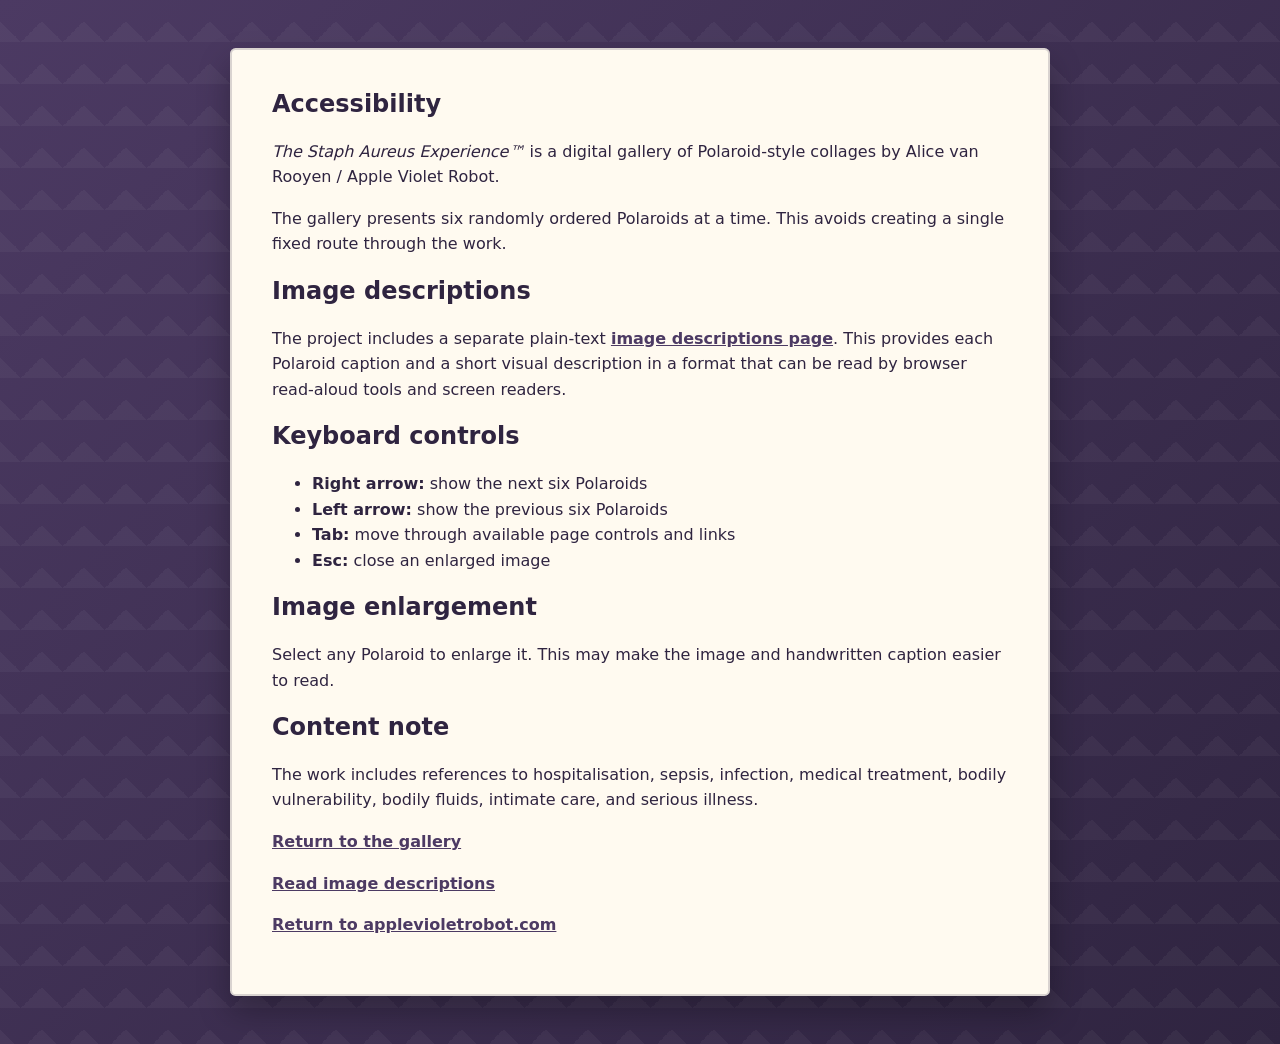
<file: accessibility.html>
<!DOCTYPE html>
<html lang="en">
<head>
    <meta charset="utf-8">
    <meta name="viewport" content="width=device-width, initial-scale=1">
    <title>Accessibility — The Staph Aureus Experience™</title>
    <link rel="stylesheet" href="style.css">
</head>

<body>
    <main class="accessibility-wrapper">
        <article class="accessibility-page">
            <h1>Accessibility</h1>

            <p>
                <em>The Staph Aureus Experience™</em> is a digital gallery of Polaroid-style collages by Alice van Rooyen / Apple Violet Robot.
            </p>

            <p>
                The gallery presents six randomly ordered Polaroids at a time. This avoids creating a single fixed route through the work.
            </p>

            <h2>Image descriptions</h2>

            <p>
                The project includes a separate plain-text <a href="descriptions.html">image descriptions page</a>. This provides each Polaroid caption and a short visual description in a format that can be read by browser read-aloud tools and screen readers.
            </p>

            <h2>Keyboard controls</h2>

            <ul>
                <li><strong>Right arrow:</strong> show the next six Polaroids</li>
                <li><strong>Left arrow:</strong> show the previous six Polaroids</li>
                <li><strong>Tab:</strong> move through available page controls and links</li>
                <li><strong>Esc:</strong> close an enlarged image</li>
            </ul>

            <h2>Image enlargement</h2>

            <p>
                Select any Polaroid to enlarge it. This may make the image and handwritten caption easier to read.
            </p>

            <h2>Content note</h2>

            <p>
                The work includes references to hospitalisation, sepsis, infection, medical treatment, bodily vulnerability, bodily fluids, intimate care, and serious illness.
            </p>

            <p>
                <a href="index.html">Return to the gallery</a>
            </p>

            <p>
                <a href="descriptions.html">Read image descriptions</a>
            </p>

            <p>
                <a href="https://applevioletrobot.com">Return to applevioletrobot.com</a>
            </p>
        </article>
    </main>
</body>
</html>
</file>
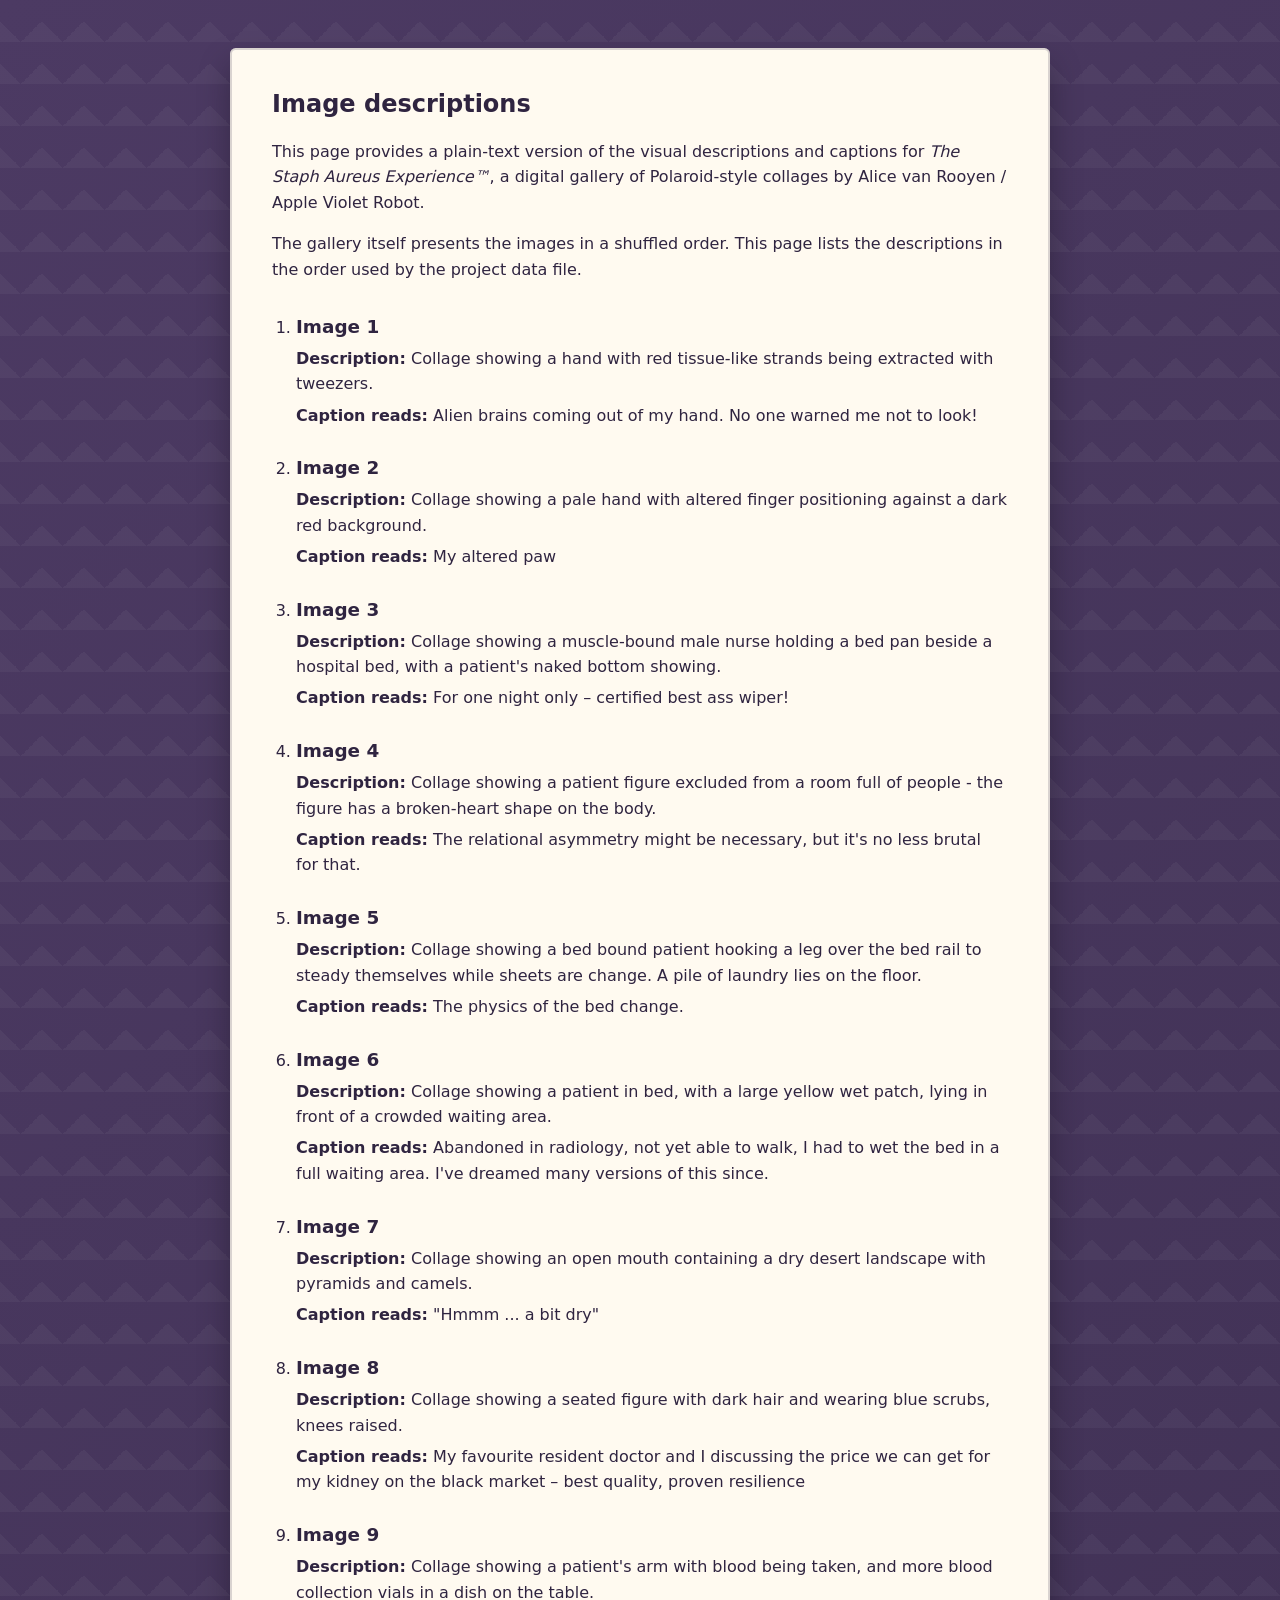
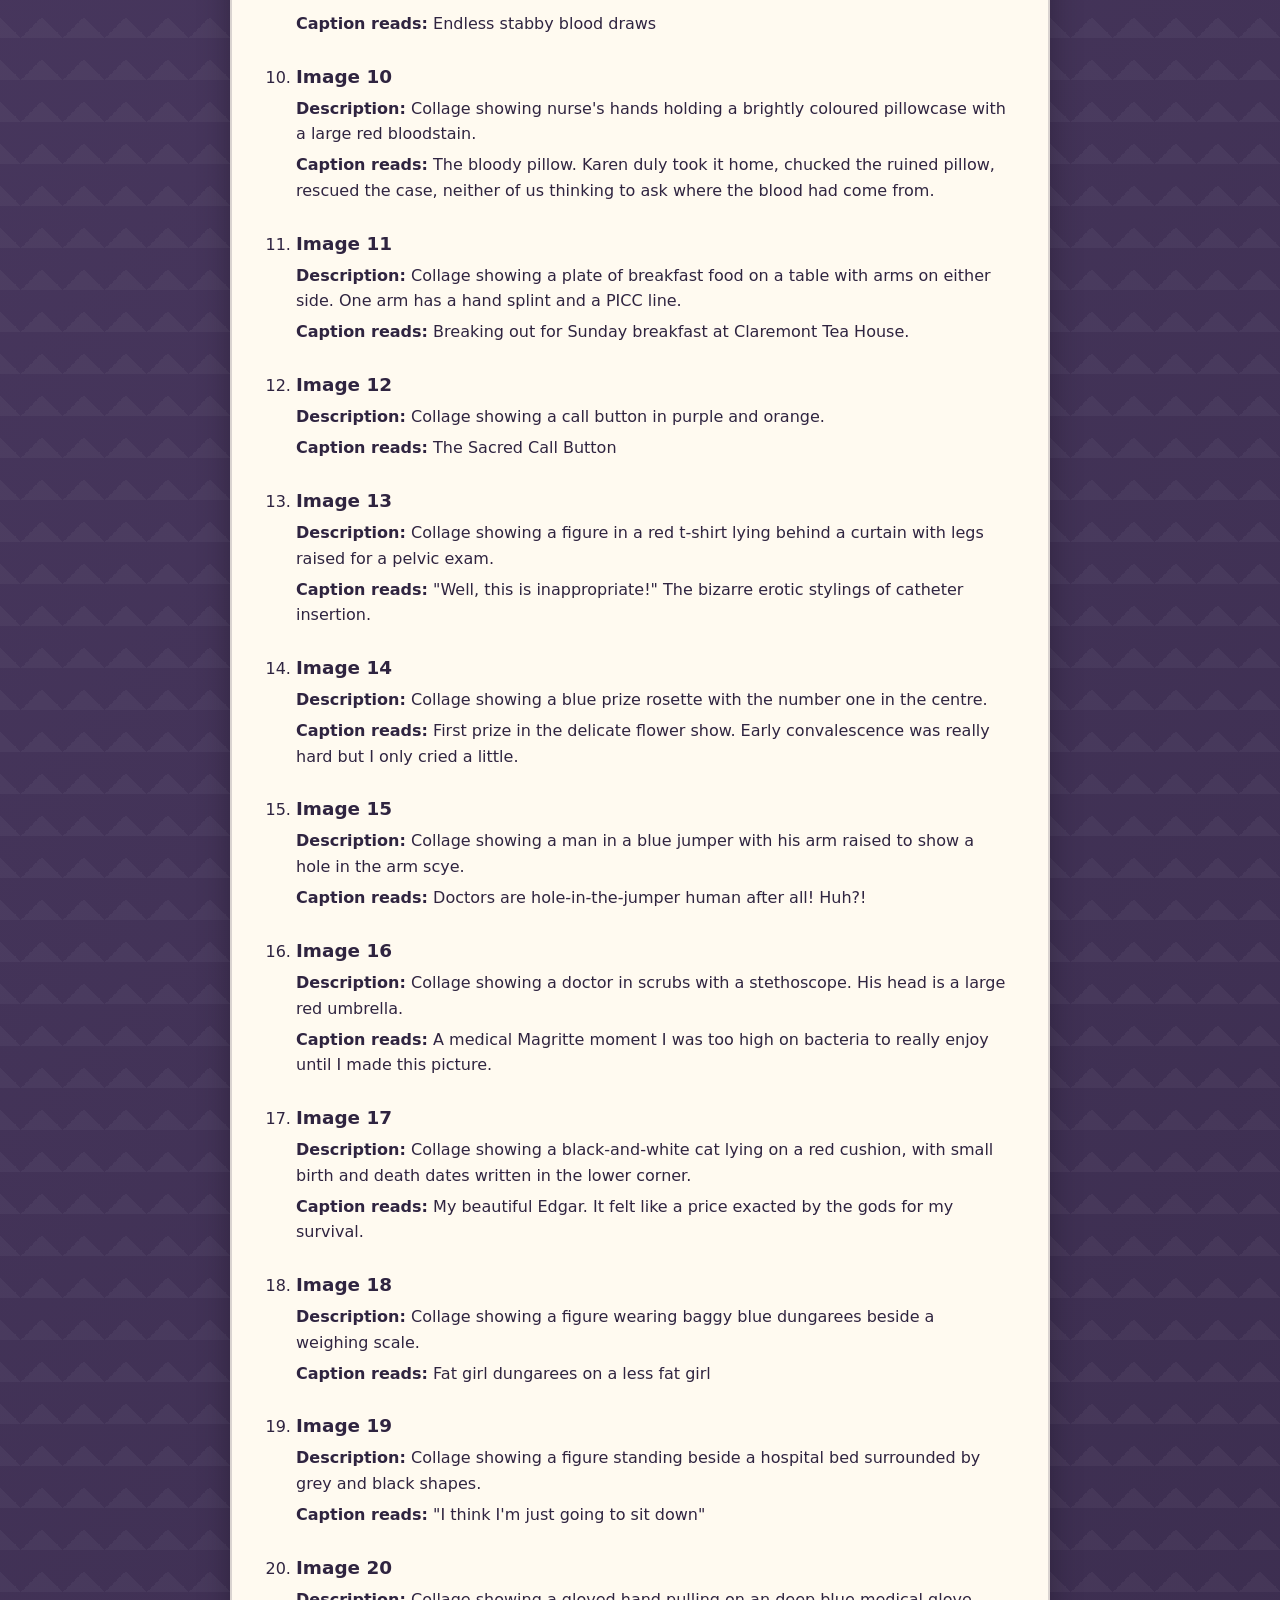
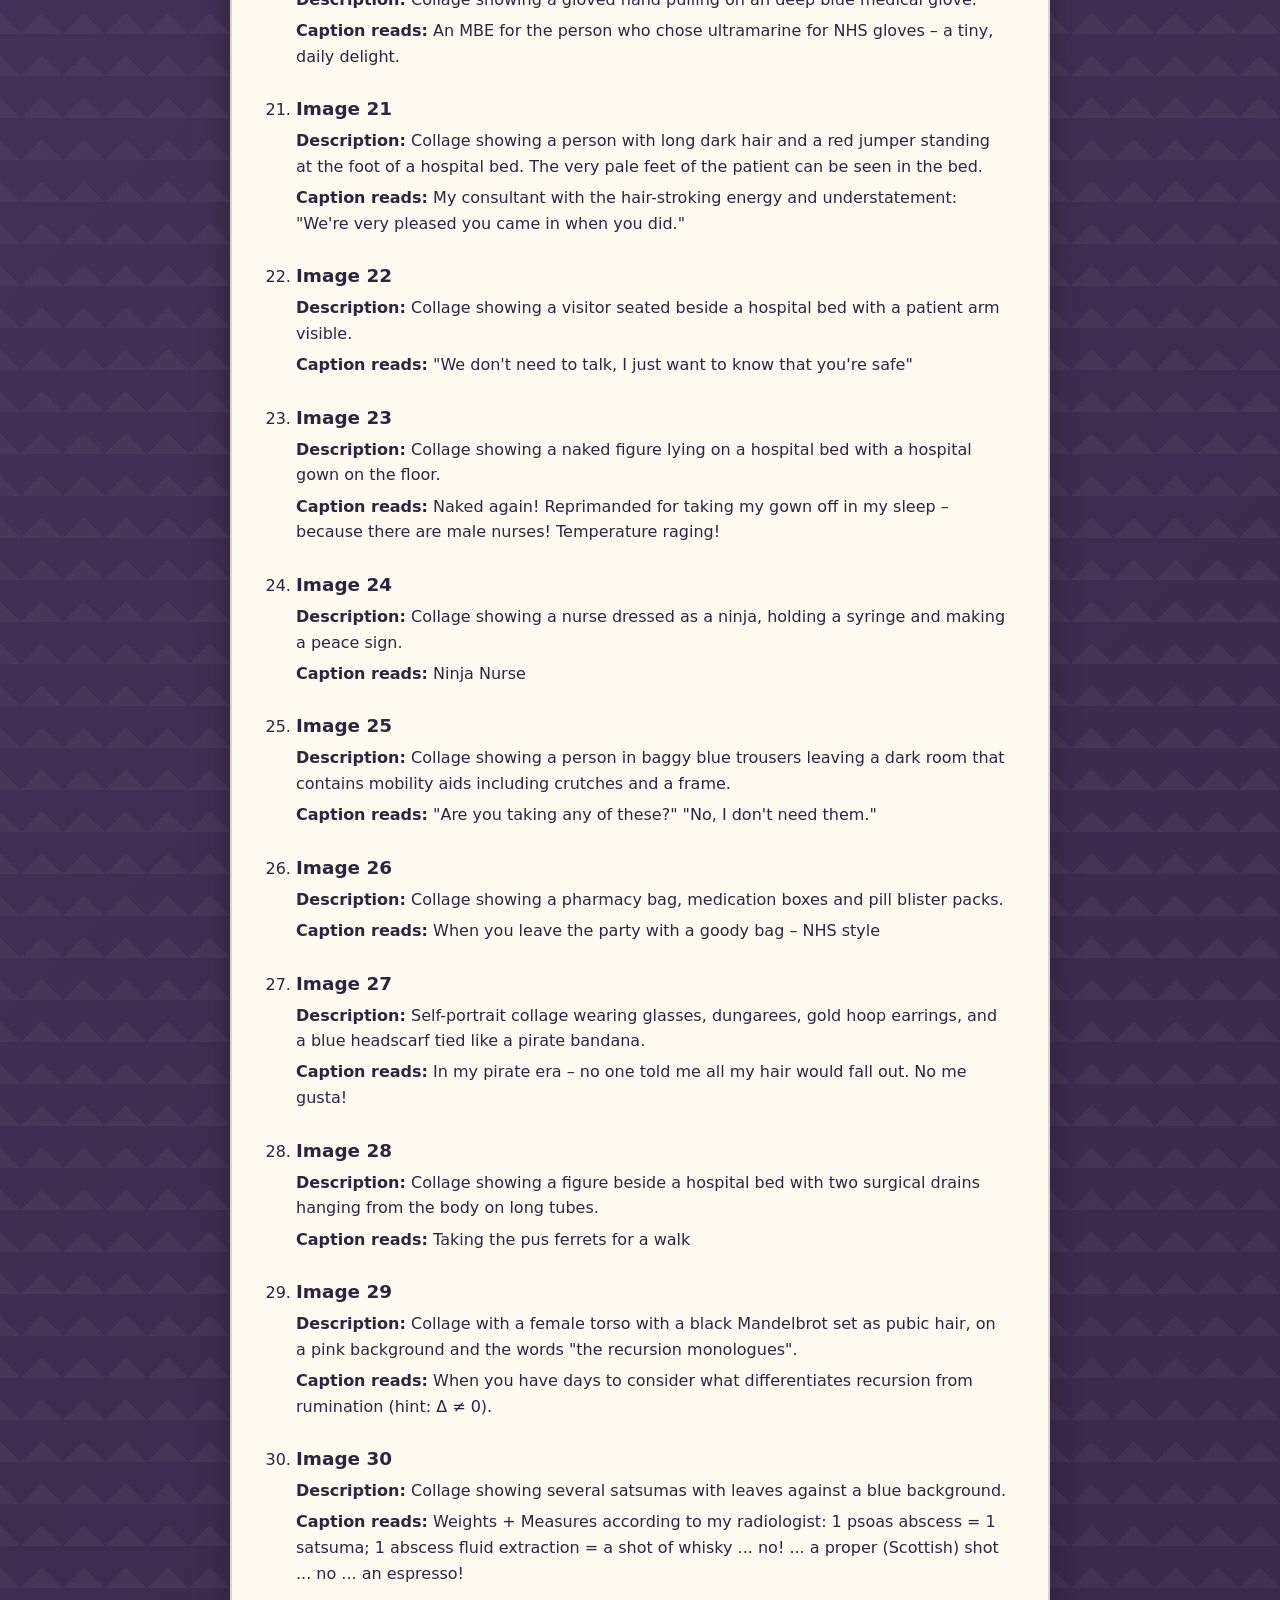
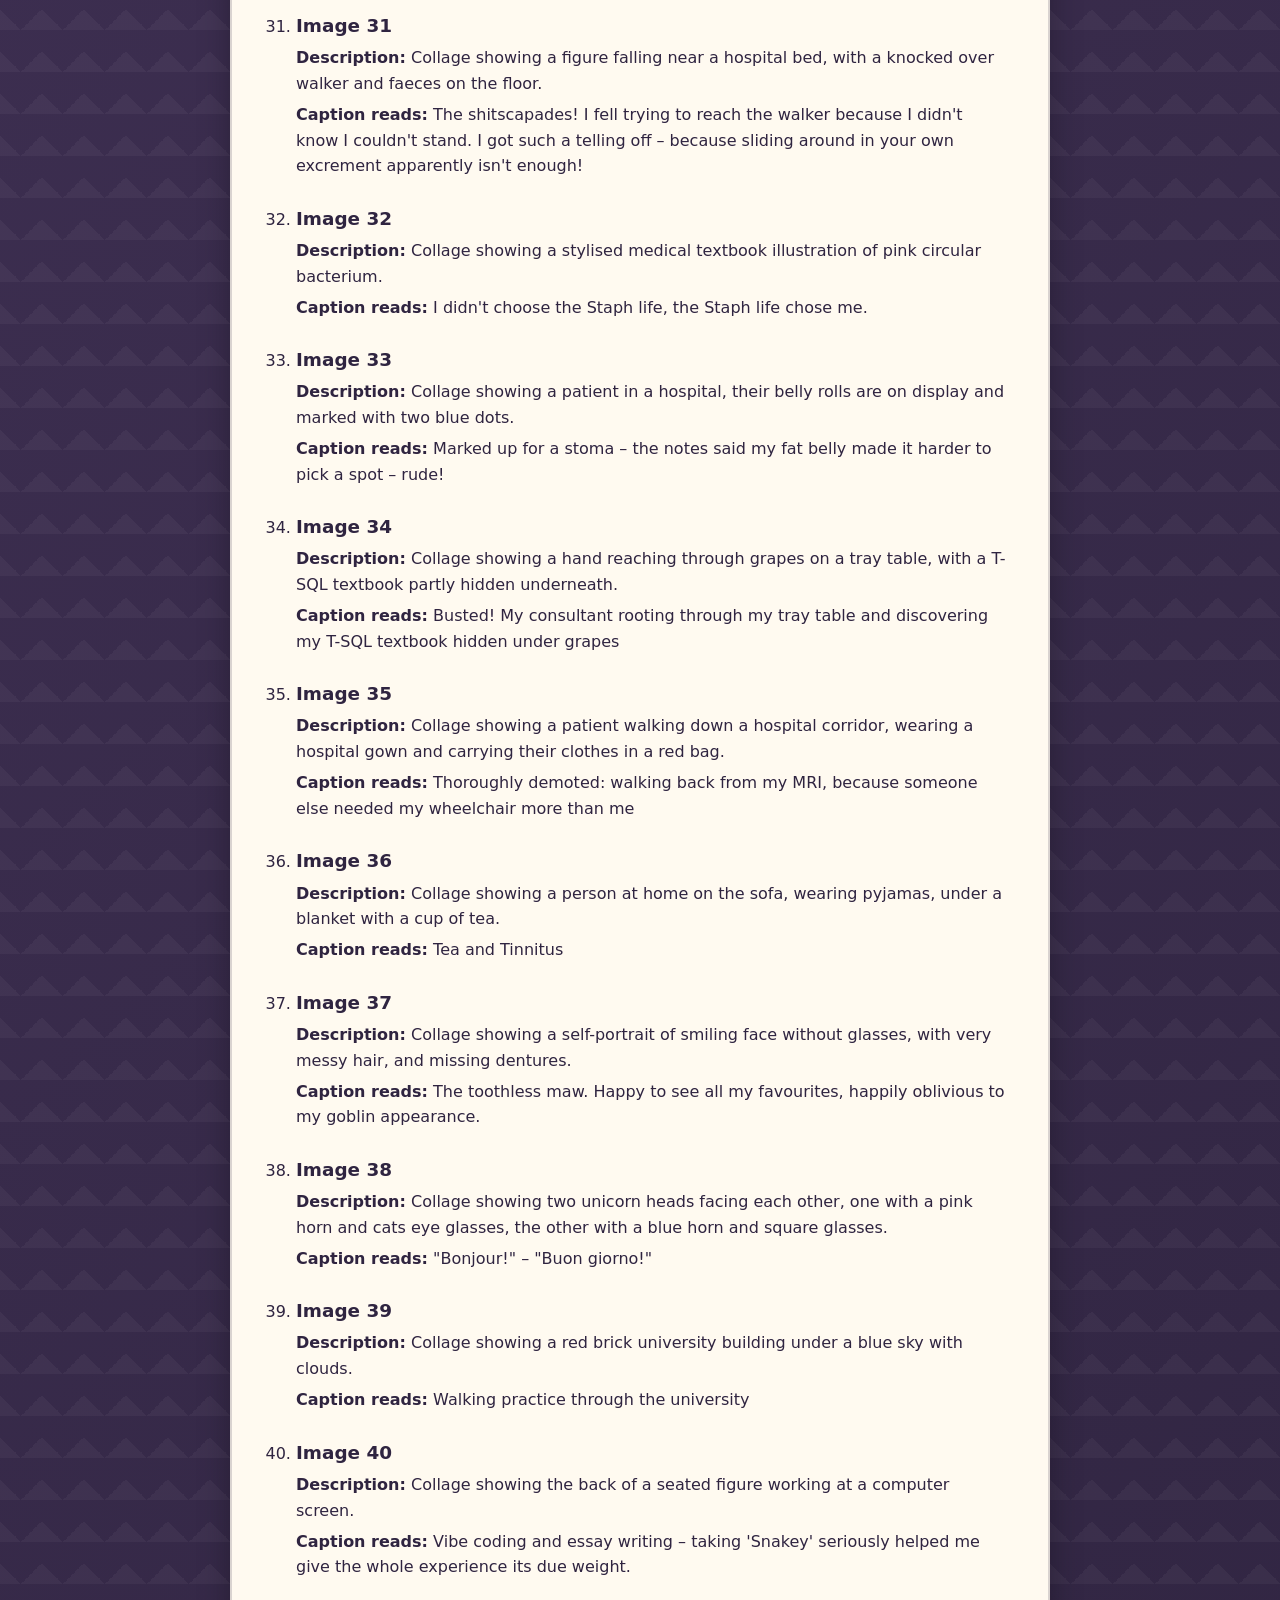
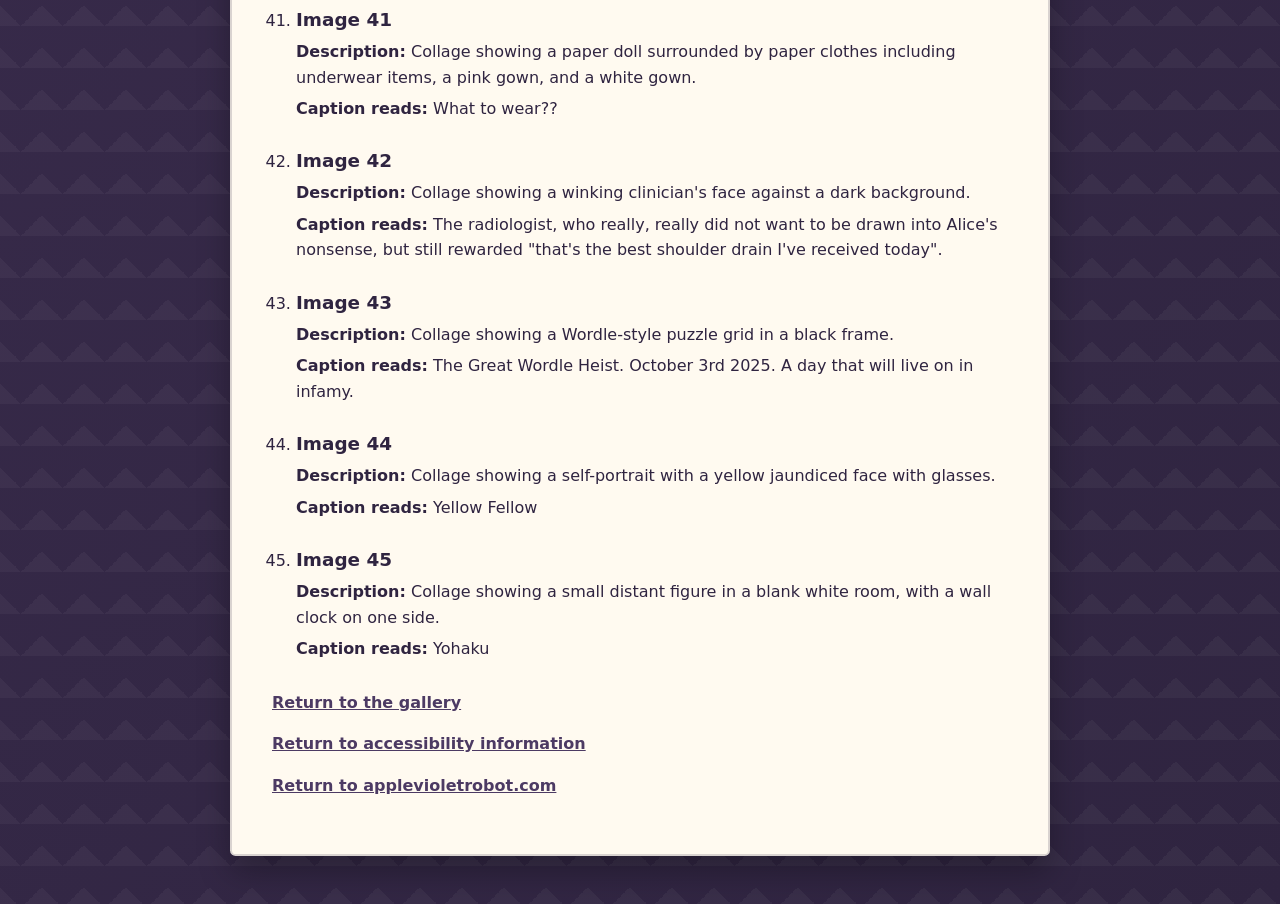
<file: descriptions.html>
<!DOCTYPE html>
<html lang="en">
<head>
    <meta charset="utf-8">
    <meta name="viewport" content="width=device-width, initial-scale=1">
    <title>Image descriptions — The Staph Aureus Experience™</title>
    <link rel="stylesheet" href="style.css">
</head>

<body>
    <main class="accessibility-wrapper">
        <article class="accessibility-page descriptions-page">
            <h1>Image descriptions</h1>

            <p>
                This page provides a plain-text version of the visual descriptions and captions for
                <em>The Staph Aureus Experience™</em>, a digital gallery of Polaroid-style collages by Alice van Rooyen / Apple Violet Robot.
            </p>

            <p>
                The gallery itself presents the images in a shuffled order. This page lists the descriptions in the order used by the project data file.
            </p>

            <ol class="description-list">
                <li class="description-item">
                    <h2>Image 1</h2>
                    <p><strong>Description:</strong> Collage showing a hand with red tissue-like strands being extracted with tweezers.</p>
                    <p><strong>Caption reads:</strong> Alien brains coming out of my hand. No one warned me not to look!</p>
                </li>
                <li class="description-item">
                    <h2>Image 2</h2>
                    <p><strong>Description:</strong> Collage showing a pale hand with altered finger positioning against a dark red background.</p>
                    <p><strong>Caption reads:</strong> My altered paw</p>
                </li>
                <li class="description-item">
                    <h2>Image 3</h2>
                    <p><strong>Description:</strong> Collage showing a muscle-bound male nurse holding a bed pan beside a hospital bed, with a patient's naked bottom showing.</p>
                    <p><strong>Caption reads:</strong> For one night only – certified best ass wiper!</p>
                </li>
                <li class="description-item">
                    <h2>Image 4</h2>
                    <p><strong>Description:</strong> Collage showing a patient figure excluded from a room full of people - the figure has a broken-heart shape on the body.</p>
                    <p><strong>Caption reads:</strong> The relational asymmetry might be necessary, but it&#x27;s no less brutal for that.</p>
                </li>
                <li class="description-item">
                    <h2>Image 5</h2>
                    <p><strong>Description:</strong> Collage showing a bed bound patient hooking a leg over the bed rail to steady themselves while sheets are change. A pile of laundry lies on the floor.</p>
                    <p><strong>Caption reads:</strong> The physics of the bed change.</p>
                </li>
                <li class="description-item">
                    <h2>Image 6</h2>
                    <p><strong>Description:</strong> Collage showing a patient in bed, with a large yellow wet patch, lying in front of a crowded waiting area.</p>
                    <p><strong>Caption reads:</strong> Abandoned in radiology, not yet able to walk, I had to wet the bed in a full waiting area. I&#x27;ve dreamed many versions of this since.</p>
                </li>
                <li class="description-item">
                    <h2>Image 7</h2>
                    <p><strong>Description:</strong> Collage showing an open mouth containing a dry desert landscape with pyramids and camels.</p>
                    <p><strong>Caption reads:</strong> &quot;Hmmm ... a bit dry&quot;</p>
                </li>
                <li class="description-item">
                    <h2>Image 8</h2>
                    <p><strong>Description:</strong> Collage showing a seated figure with dark hair and wearing blue scrubs, knees raised.</p>
                    <p><strong>Caption reads:</strong> My favourite resident doctor and I discussing the price we can get for my kidney on the black market – best quality, proven resilience</p>
                </li>
                <li class="description-item">
                    <h2>Image 9</h2>
                    <p><strong>Description:</strong> Collage showing a patient's arm with blood being taken, and more blood collection vials in a dish on the table.</p>
                    <p><strong>Caption reads:</strong> Endless stabby blood draws</p>
                </li>
                <li class="description-item">
                    <h2>Image 10</h2>
                    <p><strong>Description:</strong> Collage showing nurse's hands holding a brightly coloured pillowcase with a large red bloodstain.</p>
                    <p><strong>Caption reads:</strong> The bloody pillow. Karen duly took it home, chucked the ruined pillow, rescued the case, neither of us thinking to ask where the blood had come from.</p>
                </li>
                <li class="description-item">
                    <h2>Image 11</h2>
                    <p><strong>Description:</strong> Collage showing a plate of breakfast food on a table with arms on either side. One arm has a hand splint and a PICC line.</p>
                    <p><strong>Caption reads:</strong> Breaking out for Sunday breakfast at Claremont Tea House.</p>
                </li>
                <li class="description-item">
                    <h2>Image 12</h2>
                    <p><strong>Description:</strong> Collage showing a call button in purple and orange.</p>
                    <p><strong>Caption reads:</strong> The Sacred Call Button</p>
                </li>
                <li class="description-item">
                    <h2>Image 13</h2>
                    <p><strong>Description:</strong> Collage showing a figure in a red t-shirt lying behind a curtain with legs raised for a pelvic exam.</p>
                    <p><strong>Caption reads:</strong> &quot;Well, this is inappropriate!&quot; The bizarre erotic stylings of catheter insertion.</p>
                </li>
                <li class="description-item">
                    <h2>Image 14</h2>
                    <p><strong>Description:</strong> Collage showing a blue prize rosette with the number one in the centre.</p>
                    <p><strong>Caption reads:</strong> First prize in the delicate flower show. Early convalescence was really hard but I only cried a little.</p>
                </li>
                <li class="description-item">
                    <h2>Image 15</h2>
                    <p><strong>Description:</strong> Collage showing a man in a blue jumper with his arm raised to show a hole in the arm scye.</p>
                    <p><strong>Caption reads:</strong> Doctors are hole-in-the-jumper human after all! Huh?!</p>
                </li>
                <li class="description-item">
                    <h2>Image 16</h2>
                    <p><strong>Description:</strong> Collage showing a doctor in scrubs with a stethoscope. His head is a large red umbrella.</p>
                    <p><strong>Caption reads:</strong> A medical Magritte moment I was too high on bacteria to really enjoy until I made this picture.</p>
                </li>
                <li class="description-item">
                    <h2>Image 17</h2>
                    <p><strong>Description:</strong> Collage showing a black-and-white cat lying on a red cushion, with small birth and death dates written in the lower corner.</p>
                    <p><strong>Caption reads:</strong> My beautiful Edgar. It felt like a price exacted by the gods for my survival.</p>
                </li>
                <li class="description-item">
                    <h2>Image 18</h2>
                    <p><strong>Description:</strong> Collage showing a figure wearing baggy blue dungarees beside a weighing scale.</p>
                    <p><strong>Caption reads:</strong> Fat girl dungarees on a less fat girl</p>
                </li>
                <li class="description-item">
                    <h2>Image 19</h2>
                    <p><strong>Description:</strong> Collage showing a figure standing beside a hospital bed surrounded by grey and black shapes.</p>
                    <p><strong>Caption reads:</strong> &quot;I think I&#x27;m just going to sit down&quot;</p>
                </li>
                <li class="description-item">
                    <h2>Image 20</h2>
                    <p><strong>Description:</strong> Collage showing a gloved hand pulling on an deep blue medical glove.</p>
                    <p><strong>Caption reads:</strong> An MBE for the person who chose ultramarine for NHS gloves – a tiny, daily delight.</p>
                </li>
                <li class="description-item">
                    <h2>Image 21</h2>
                    <p><strong>Description:</strong> Collage showing a person with long dark hair and a red jumper standing at the foot of a hospital bed. The very pale feet of the patient can be seen in the bed.</p>
                    <p><strong>Caption reads:</strong> My consultant with the hair-stroking energy and understatement: &quot;We&#x27;re very pleased you came in when you did.&quot;</p>
                </li>
                <li class="description-item">
                    <h2>Image 22</h2>
                    <p><strong>Description:</strong> Collage showing a visitor seated beside a hospital bed with a patient arm visible.</p>
                    <p><strong>Caption reads:</strong> &quot;We don&#x27;t need to talk, I just want to know that you&#x27;re safe&quot;</p>
                </li>
                <li class="description-item">
                    <h2>Image 23</h2>
                    <p><strong>Description:</strong> Collage showing a naked figure lying on a hospital bed with a hospital gown on the floor.</p>
                    <p><strong>Caption reads:</strong> Naked again! Reprimanded for taking my gown off in my sleep – because there are male nurses! Temperature raging!</p>
                </li>
                <li class="description-item">
                    <h2>Image 24</h2>
                    <p><strong>Description:</strong> Collage showing a nurse dressed as a ninja, holding a syringe and making a peace sign.</p>
                    <p><strong>Caption reads:</strong> Ninja Nurse</p>
                </li>
                <li class="description-item">
                    <h2>Image 25</h2>
                    <p><strong>Description:</strong> Collage showing a person in baggy blue trousers leaving a dark room that contains mobility aids including crutches and a frame.</p>
                    <p><strong>Caption reads:</strong> &quot;Are you taking any of these?&quot; &quot;No, I don&#x27;t need them.&quot;</p>
                </li>
                <li class="description-item">
                    <h2>Image 26</h2>
                    <p><strong>Description:</strong> Collage showing a pharmacy bag, medication boxes and pill blister packs.</p>
                    <p><strong>Caption reads:</strong> When you leave the party with a goody bag – NHS style</p>
                </li>
                <li class="description-item">
                    <h2>Image 27</h2>
                    <p><strong>Description:</strong> Self-portrait collage wearing glasses, dungarees, gold hoop earrings, and a blue headscarf tied like a pirate bandana.</p>
                    <p><strong>Caption reads:</strong> In my pirate era – no one told me all my hair would fall out. No me gusta!</p>
                </li>
                <li class="description-item">
                    <h2>Image 28</h2>
                    <p><strong>Description:</strong> Collage showing a figure beside a hospital bed with two surgical drains hanging from the body on long tubes.</p>
                    <p><strong>Caption reads:</strong> Taking the pus ferrets for a walk</p>
                </li>
                <li class="description-item">
                    <h2>Image 29</h2>
                    <p><strong>Description:</strong> Collage with a female torso with a black Mandelbrot set as pubic hair, on a pink background and the words &quot;the recursion monologues&quot;.</p>
                    <p><strong>Caption reads:</strong> When you have days to consider what differentiates recursion from rumination (hint: Δ ≠ 0).</p>
                </li>
                <li class="description-item">
                    <h2>Image 30</h2>
                    <p><strong>Description:</strong> Collage showing several satsumas with leaves against a blue background.</p>
                    <p><strong>Caption reads:</strong> Weights + Measures according to my radiologist: 1 psoas abscess = 1 satsuma; 1 abscess fluid extraction = a shot of whisky ... no! ... a proper (Scottish) shot ... no ... an espresso!</p>
                </li>
                <li class="description-item">
                    <h2>Image 31</h2>
                    <p><strong>Description:</strong> Collage showing a figure falling near a hospital bed, with a knocked over walker and faeces on the floor.</p>
                    <p><strong>Caption reads:</strong> The shitscapades! I fell trying to reach the walker because I didn&#x27;t know I couldn&#x27;t stand. I got such a telling off – because sliding around in your own excrement apparently isn&#x27;t enough!</p>
                </li>
                <li class="description-item">
                    <h2>Image 32</h2>
                    <p><strong>Description:</strong> Collage showing a stylised medical textbook illustration of pink circular bacterium.</p>
                    <p><strong>Caption reads:</strong> I didn&#x27;t choose the Staph life, the Staph life chose me.</p>
                </li>
                <li class="description-item">
                    <h2>Image 33</h2>
                    <p><strong>Description:</strong> Collage showing a patient in a hospital, their belly rolls are on display and marked with two blue dots.</p>
                    <p><strong>Caption reads:</strong> Marked up for a stoma – the notes said my fat belly made it harder to pick a spot – rude!</p>
                </li>
                <li class="description-item">
                    <h2>Image 34</h2>
                    <p><strong>Description:</strong> Collage showing a hand reaching through grapes on a tray table, with a T-SQL textbook partly hidden underneath.</p>
                    <p><strong>Caption reads:</strong> Busted! My consultant rooting through my tray table and discovering my T-SQL textbook hidden under grapes</p>
                </li>
                <li class="description-item">
                    <h2>Image 35</h2>
                    <p><strong>Description:</strong> Collage showing a patient walking down a hospital corridor, wearing a hospital gown and carrying their clothes in a red bag.</p>
                    <p><strong>Caption reads:</strong> Thoroughly demoted: walking back from my MRI, because someone else needed my wheelchair more than me</p>
                </li>
                <li class="description-item">
                    <h2>Image 36</h2>
                    <p><strong>Description:</strong> Collage showing a person at home on the sofa, wearing pyjamas, under a blanket with a cup of tea.</p>
                    <p><strong>Caption reads:</strong> Tea and Tinnitus</p>
                </li>
                <li class="description-item">
                    <h2>Image 37</h2>
                    <p><strong>Description:</strong> Collage showing a self-portrait of smiling face without glasses, with very messy hair, and missing dentures.</p>
                    <p><strong>Caption reads:</strong> The toothless maw. Happy to see all my favourites, happily oblivious to my goblin appearance.</p>
                </li>
                <li class="description-item">
                    <h2>Image 38</h2>
                    <p><strong>Description:</strong> Collage showing two unicorn heads facing each other, one with a pink horn and cats eye glasses, the other with a blue horn and square glasses.</p>
                    <p><strong>Caption reads:</strong> &quot;Bonjour!&quot; – &quot;Buon giorno!&quot;</p>
                </li>
                <li class="description-item">
                    <h2>Image 39</h2>
                    <p><strong>Description:</strong> Collage showing a red brick university building under a blue sky with clouds.</p>
                    <p><strong>Caption reads:</strong> Walking practice through the university</p>
                </li>
                <li class="description-item">
                    <h2>Image 40</h2>
                    <p><strong>Description:</strong> Collage showing the back of a seated figure working at a computer screen.</p>
                    <p><strong>Caption reads:</strong> Vibe coding and essay writing – taking &#x27;Snakey&#x27; seriously helped me give the whole experience its due weight.</p>
                </li>
                <li class="description-item">
                    <h2>Image 41</h2>
                    <p><strong>Description:</strong> Collage showing a paper doll surrounded by paper clothes including underwear items, a pink gown, and a white gown.</p>
                    <p><strong>Caption reads:</strong> What to wear??</p>
                </li>
                <li class="description-item">
                    <h2>Image 42</h2>
                    <p><strong>Description:</strong> Collage showing a winking clinician&#x27;s face against a dark background.</p>
                    <p><strong>Caption reads:</strong> The radiologist, who really, really did not want to be drawn into Alice&#x27;s nonsense, but still rewarded &quot;that&#x27;s the best shoulder drain I&#x27;ve received today&quot;.</p>
                </li>
                <li class="description-item">
                    <h2>Image 43</h2>
                    <p><strong>Description:</strong> Collage showing a Wordle-style puzzle grid in a black frame.</p>
                    <p><strong>Caption reads:</strong> The Great Wordle Heist. October 3rd 2025. A day that will live on in infamy.</p>
                </li>
                <li class="description-item">
                    <h2>Image 44</h2>
                    <p><strong>Description:</strong> Collage showing a self-portrait with a yellow jaundiced face with glasses.</p>
                    <p><strong>Caption reads:</strong> Yellow Fellow</p>
                </li>
                <li class="description-item">
                    <h2>Image 45</h2>
                    <p><strong>Description:</strong> Collage showing a small distant figure in a blank white room, with a wall clock on one side.</p>
                    <p><strong>Caption reads:</strong> Yohaku</p>
                </li>
            </ol>

            <p>
                <a href="index.html">Return to the gallery</a>
            </p>

            <p>
                <a href="accessibility.html">Return to accessibility information</a>
            </p>

            <p>
                <a href="https://applevioletrobot.com">Return to applevioletrobot.com</a>
            </p>
        </article>
    </main>
</body>
</html>
</file>
<file: style.css>
:root {
    --page-background: #b8945f;
    --page-background-dark: #a98757;
    --page-border: #9f7f54;

    --outer-background: #4c3a63;
    --outer-background-dark: #2f2440;

    --button-background: #f4ead8;
    --button-border: #6f5435;
    --button-text: #3f2f1f;
    --button-hover: #fff7e8;

    --arrow-background: #cfc2e6;
    --arrow-hover: #ddd2f0;

    --violet-hover: #5a3c8c;

    --text-dark: #2f2440;
    --paper-white: #fffaf0;
}

* {
    box-sizing: border-box;
}

html,
body {
    margin: 0;
    width: 100%;
    min-height: 100%;
}

body {
    background:
        linear-gradient(45deg, rgba(255, 255, 255, 0.04) 25%, transparent 25%),
        linear-gradient(-45deg, rgba(255, 255, 255, 0.04) 25%, transparent 25%),
        linear-gradient(135deg, var(--outer-background), var(--outer-background-dark));

    background-size: 42px 42px, 42px 42px, 100% 100%;
    font-family: system-ui, sans-serif;
}

/* Gallery page */

.container {
    width: 100vw;
    height: 100vh;

    padding: 1.5rem 3rem 2rem;

    display: grid;
    grid-template-rows: auto 1fr auto auto;
    align-items: center;

    overflow: hidden;
}

.gallery-header {
    text-align: center;
    color: #f4ead8;

    padding-bottom: 0.25rem;
}

.gallery-header h1 {
    margin: 0;

    font-size: 1.1rem;
    font-weight: 700;
    line-height: 1.1;
}

.gallery-header p {
    margin: 0.1rem 0 0;

    font-size: 0.85rem;
    font-weight: 600;

    color: #cfc2e6;

    letter-spacing: 0.03em;
    opacity: 0.95;
}

.grid {
    width: min(92vw, 1180px);
    height: min(70vh, 680px);

    margin: 0 auto;
    padding: 1.25rem;

    display: grid;
    grid-template-columns: repeat(3, minmax(0, 1fr));

    column-gap: 0.15rem;
    row-gap: 1rem;

    justify-items: center;
    align-items: center;

    background:
        radial-gradient(circle at 20% 20%, rgba(255, 255, 255, 0.14), transparent 22%),
        radial-gradient(circle at 80% 30%, rgba(255, 255, 255, 0.08), transparent 20%),
        radial-gradient(circle at 40% 80%, rgba(0, 0, 0, 0.08), transparent 24%),
        linear-gradient(135deg, var(--page-background), var(--page-background-dark));

    border: 2px solid var(--page-border);
    border-radius: 0.35rem;

    box-shadow:
        0 1rem 2rem rgba(0, 0, 0, 0.3),
        inset 0 0 0 1px rgba(255, 255, 255, 0.12);
}

.grid img {
    max-width: 96%;
    max-height: 31vh;

    object-fit: contain;
    cursor: pointer;
}

.grid img:focus-visible {
    outline: 3px solid var(--arrow-background);
    outline-offset: 0.35rem;
    border-radius: 0.25rem;
}

.nav {
    display: flex;
    justify-content: center;
    align-items: center;

    gap: 1.5rem;
    padding-top: 1rem;
}

button {
    font-family: inherit;
    cursor: pointer;
}

/* Arrow buttons */

.arrow-button {
    width: 3.5rem;
    height: 3.5rem;

    display: flex;
    align-items: center;
    justify-content: center;

    background: var(--arrow-background);

    border: 3px solid var(--button-border);
    border-radius: 50%;

    box-shadow:
        0 4px 0 rgba(63, 47, 31, 0.30),
        0 2px 8px rgba(0, 0, 0, 0.12);

    transition:
        transform 0.12s ease,
        box-shadow 0.12s ease,
        background-color 0.12s ease;
}

.arrow-button svg {
    width: 2.25rem;
    height: 2.25rem;

    stroke: var(--button-text);
    stroke-width: 3.5;
    stroke-linecap: round;
    stroke-linejoin: round;

    fill: none;
}

.arrow-button:hover {
    background: var(--arrow-hover);

    transform: translateY(1px);

    box-shadow:
        0 3px 0 rgba(63, 47, 31, 0.30),
        0 2px 6px rgba(0, 0, 0, 0.12);
}

.arrow-button:active {
    transform: translateY(3px);

    box-shadow:
        0 1px 0 rgba(63, 47, 31, 0.30);
}

.return-button {
    background: var(--button-background);
    color: var(--button-text);

    border: 2px solid var(--button-border);
    border-radius: 999px;

    padding: 0.85rem 1.4rem;

    font-size: 1rem;
    font-weight: 700;

    box-shadow: 0 3px 0 rgba(63, 47, 31, 0.35);
}

.return-button:hover {
    background: var(--button-hover);
}

.site-footer {
    display: flex;
    justify-content: center;
    align-items: center;
    flex-wrap: wrap;

    gap: 0.5rem 1rem;

    padding-top: 0.7rem;

    color: #f4ead8;
    font-size: 0.85rem;
    text-align: center;
    opacity: 0.95;
}

.site-footer span::before {
    content: "·";
    margin-right: 1rem;
    opacity: 0.65;
}

.site-footer strong {
    font-weight: 800;
}

.site-footer a {
    color: inherit;
    text-decoration: none;
    border-bottom: 1px dotted rgba(244, 234, 216, 0.55);
}

.site-footer a:hover {
    border-bottom-color: rgba(244, 234, 216, 1);
}

/* Lightbox */

.lightbox {
    position: fixed;
    inset: 0;

    background: #3b3845;

    display: flex;
    justify-content: center;
    align-items: center;

    z-index: 10;
}

.lightbox img {
    max-width: 92vw;
    max-height: 92vh;

    object-fit: contain;
}

.hidden {
    display: none;
}

.close {
    position: absolute;
    top: 1rem;
    right: 1.5rem;

    width: 3.5rem;
    height: 3.5rem;

    display: flex;
    align-items: center;
    justify-content: center;

    color: var(--button-text);
    background: var(--arrow-background);

    border: 3px solid var(--button-border);
    border-radius: 50%;

    box-shadow:
        0 4px 0 rgba(63, 47, 31, 0.30),
        0 2px 8px rgba(0, 0, 0, 0.18);

    transition:
        transform 0.12s ease,
        box-shadow 0.12s ease,
        background-color 0.12s ease;
}

.close svg {
    width: 1.9rem;
    height: 1.9rem;

    stroke: var(--button-text);
    stroke-width: 3.5;
    stroke-linecap: round;
    stroke-linejoin: round;

    fill: none;
}

.close:hover {
    color: var(--button-text);
    background: var(--arrow-hover);

    transform: translateY(1px);

    box-shadow:
        0 3px 0 rgba(63, 47, 31, 0.30),
        0 2px 6px rgba(0, 0, 0, 0.18);
}

.close:active {
    transform: translateY(3px);

    box-shadow:
        0 1px 0 rgba(63, 47, 31, 0.30);
}

.close:focus-visible {
    outline: 3px solid var(--paper-white);
    outline-offset: 0.25rem;
}

/* Accessibility page */

.accessibility-wrapper {
    min-height: 100vh;
    padding: 3rem 1.5rem;

    display: flex;
    justify-content: center;
    align-items: flex-start;
}

.accessibility-page {
    width: min(92vw, 820px);

    padding: 2.5rem;

    background: var(--paper-white);
    color: var(--text-dark);

    border: 2px solid rgba(47, 36, 64, 0.18);
    border-radius: 0.35rem;

    box-shadow: 0 1rem 2rem rgba(0, 0, 0, 0.28);

    line-height: 1.6;
}

.accessibility-page h1,
.accessibility-page h2 {
    line-height: 1.2;
}

.accessibility-page h1 {
    margin-top: 0;
}

.accessibility-page a {
    color: #4c3a63;
    font-weight: 700;
}

.accessibility-page a:hover {
    color: #8b2f4d;
}

.description-list {
    margin: 2rem 0 0;
    padding-left: 1.5rem;
}

.description-item {
    margin-bottom: 1.75rem;
}

.description-item h2 {
    margin-bottom: 0.5rem;
    font-size: 1.15rem;
}

.description-item p {
    margin: 0.35rem 0;
}

.filename {
    font-size: 0.9rem;
    opacity: 0.75;
}

@media (max-width: 900px) {
    .container {
        padding: 0.75rem;
        grid-template-rows: auto 1fr auto auto;
    }

    .gallery-header {
        padding-bottom: 0.2rem;
    }

    .gallery-header h1 {
        font-size: 1rem;
        color: #f4ead8;
    }

    .gallery-header p {
        margin-top: 0.05rem;
        font-size: 0.72rem;
        color: #cfc2e6;
    }

    .grid {
        width: 96vw;
        height: min(64vh, 620px);

        grid-template-columns: repeat(2, minmax(0, 1fr));

        column-gap: 0.1rem;
        row-gap: 0.45rem;

        padding: 0.45rem;

        border-radius: 0.25rem;
    }

    .grid img {
        max-width: 99%;
        max-height: 29vh;
    }

    .nav {
        gap: 0.65rem;
        padding-top: 0.55rem;
    }

    .arrow-button {
        width: 2.8rem;
        height: 2.8rem;
    }

    .arrow-button svg {
        width: 1.65rem;
        height: 1.65rem;
    }

    .return-button {
        font-size: 0.78rem;
        padding: 0.55rem 0.8rem;
    }

    .site-footer {
        padding-top: 0.45rem;
        font-size: 0.68rem;
        gap: 0.25rem 0.65rem;
    }

    .site-footer span::before {
        margin-right: 0.65rem;
    }

    .close {
        width: 3rem;
        height: 3rem;
    }

    .close svg {
        width: 1.7rem;
        height: 1.7rem;
    }

    .accessibility-page {
        padding: 1.5rem;
    }
}
</file>
